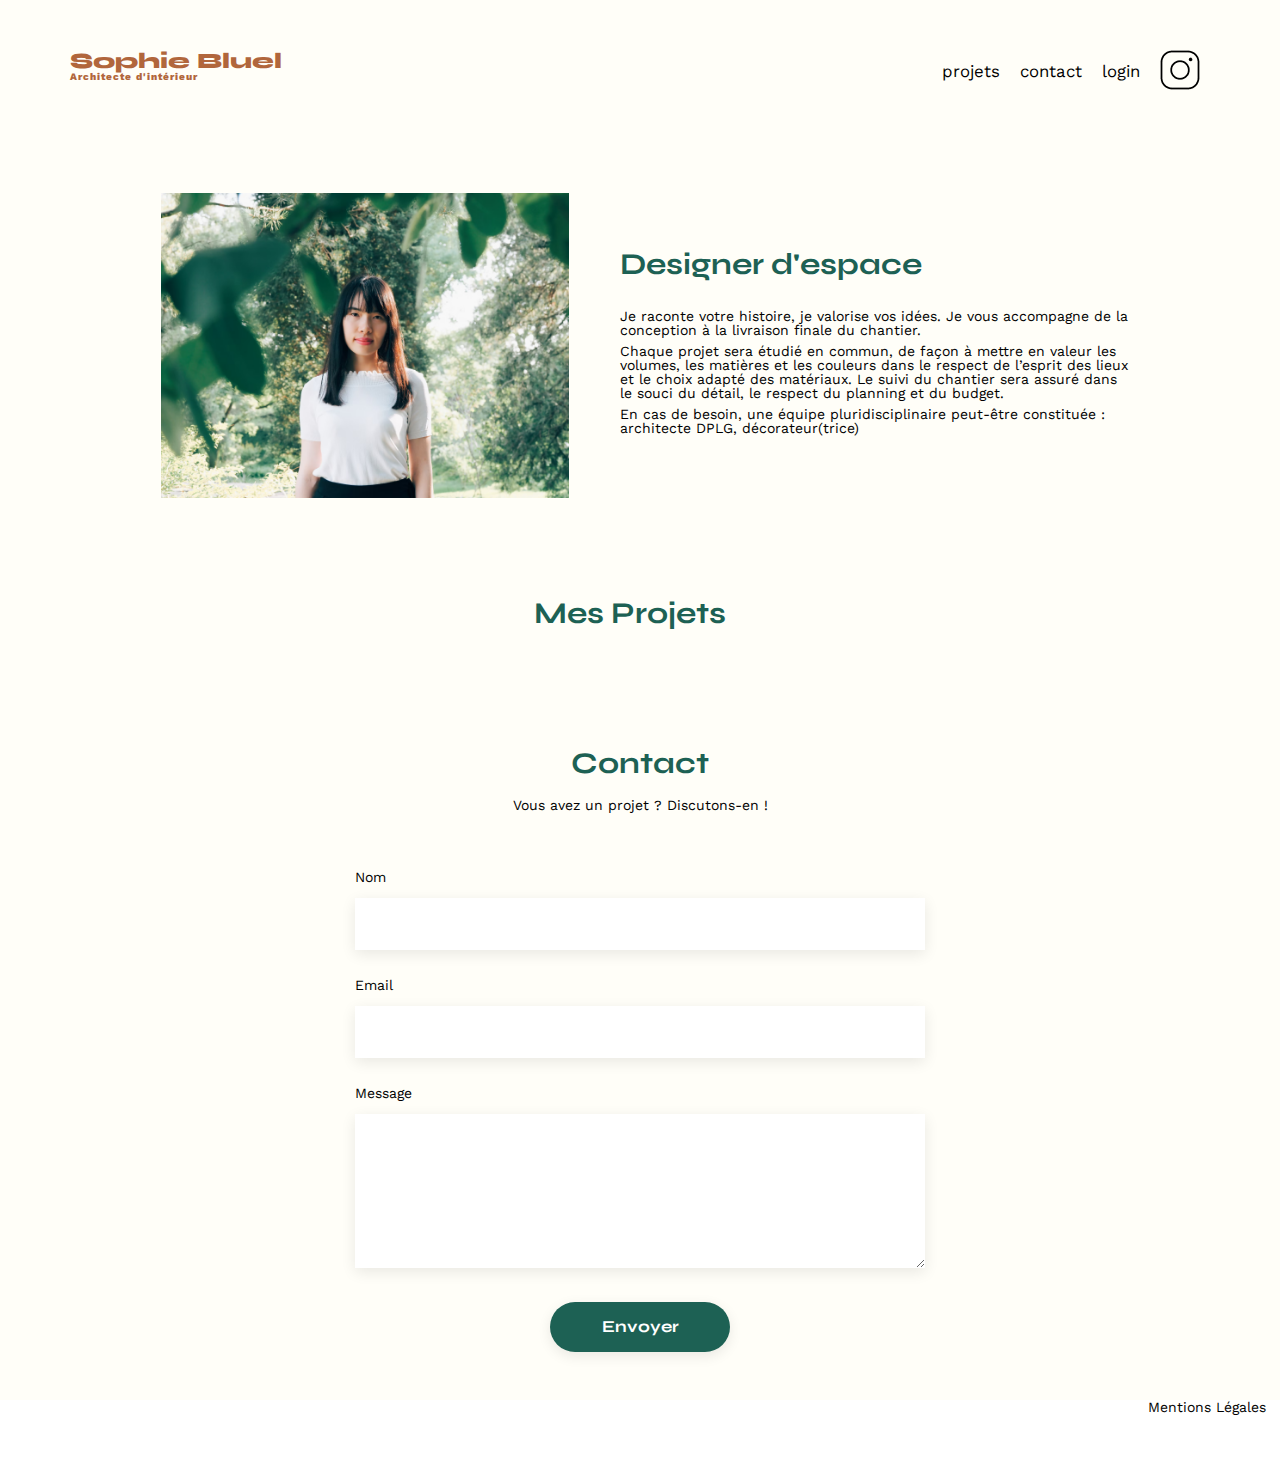
<file: FrontEnd/index.html>
<!DOCTYPE html>
<html lang="fr">
<head>
	<meta charset="UTF-8">
	<title>Sophie Bluel - Architecte d'intérieur</title>
	<meta name="viewport" content="width=device-width, initial-scale=1.0">
	<link rel="preconnect" href="https://fonts.googleapis.com">
	<link rel="preconnect" href="https://fonts.gstatic.com" crossorigin>
	<link href="https://fonts.googleapis.com/css2?family=Syne:wght@700;800&family=Work+Sans&display=swap" rel="stylesheet">
	<link rel="stylesheet" href="https://cdnjs.cloudflare.com/ajax/libs/font-awesome/6.1.0/css/all.min.css">
	<meta name="description" content="">
	<link rel="stylesheet" href="./styles/main.css">
	<script type="module" src="./scripts/script.js" defer></script>
	<script type="module" src="./scripts/cog/modalCog.js" defer></script>
	<script type="module" src="./scripts/cog/authCog.js" defer></script>
	<script type="module" src="./scripts/cog/constantsApi.js" defer></script>
</head>

<div class="EditHeader"><i class="fa-regular fa-pen-to-square"></i>Mode édition</div>

<body>

	<div id="modale" class="modal">
		<div class="modal__content">
			<div class="modal__content__btn">
				<div class="modal__content__btn__return" id="returnModalBtn"><i class="fa-solid fa-arrow-left"></i></div>
				<div class="modal__content__btn__close" id="closeModalBtn"><i class="fa-solid fa-xmark"></i></div>
			</div>
			<h3 class="modal__content__title"></h3>
			<div class="modal__content__body"></div>
			<p id="infoMessage"></p>
			<input type="submit" id="addModalBtn">
		</div>
	</div>


<header>
	<h1>Sophie Bluel <span>Architecte d'intérieur</span></h1>
	<nav class="head__nav">
		<ul class="head__nav__ul">
			<li class="head__nav__ul__li"><a href="#portfolio">projets</a></li>
			<li class="head__nav__ul__li"><a href="#contact">contact</a></li>
			<li class="head__nav__ul__li"><a href="login.html" class="loger">login</a></li>
			<li class="head__nav__ul__li"><img src="./assets/icons/instagram.png" alt="Instagram"></li>
		</ul>
	</nav>
</header>
<main>
	<section id="introduction">
		<figure>
			<img src="./assets/images/sophie-bluel.png" alt="">
		</figure>
		<article>
			<h2>Designer d'espace</h2>
			<p>Je raconte votre histoire, je valorise vos idées. Je vous accompagne de la conception à la livraison finale du chantier.</p>
			<p>Chaque projet sera étudié en commun, de façon à mettre en valeur les volumes, les matières et les couleurs dans le respect de l’esprit des lieux et le choix adapté des matériaux. Le suivi du chantier sera assuré dans le souci du détail, le respect du planning et du budget.</p>
			<p>En cas de besoin, une équipe pluridisciplinaire peut-être constituée : architecte DPLG, décorateur(trice)</p>
		</article>
	</section>
	<section id="portfolio">
		<div class="portfolio__title">
			<h2>Mes Projets</h2>
			<p class="portfolio__title__modifie" id="openModalBtn"><i class="fa-regular fa-pen-to-square"></i> Modifier</p>
		</div>
		<div class="filter__gallery">
			<!--Insertion script-->
		</div>
		<div class="gallery">
			<!--Insertion script-->
<!--
			<figure>
				<img src="assets/images/abajour-tahina.png" alt="Abajour Tahina">
				<figcaption>Abajour Tahina</figcaption>
			</figure>
-->
		</div>
	</section>
	<section id="contact">
		<h2>Contact</h2>
		<p>Vous avez un projet ? Discutons-en !</p>
		<form action="#" method="post" id="formContact">
			<label for="name">Nom</label>
			<input type="text" name="name" id="name">
			<label for="email">Email</label>
			<input type="email" name="email" id="email">
			<label for="message">Message</label>
			<textarea name="message" id="message" cols="30" rows="10"></textarea>
			<input type="submit" value="Envoyer" id="submitBtnContact">
		</form>
	</section>
</main>

<footer>
	<nav>
		<ul>
			<li>Mentions Légales</li>
		</ul>
	</nav>
</footer>

</body>
</html>
</file>
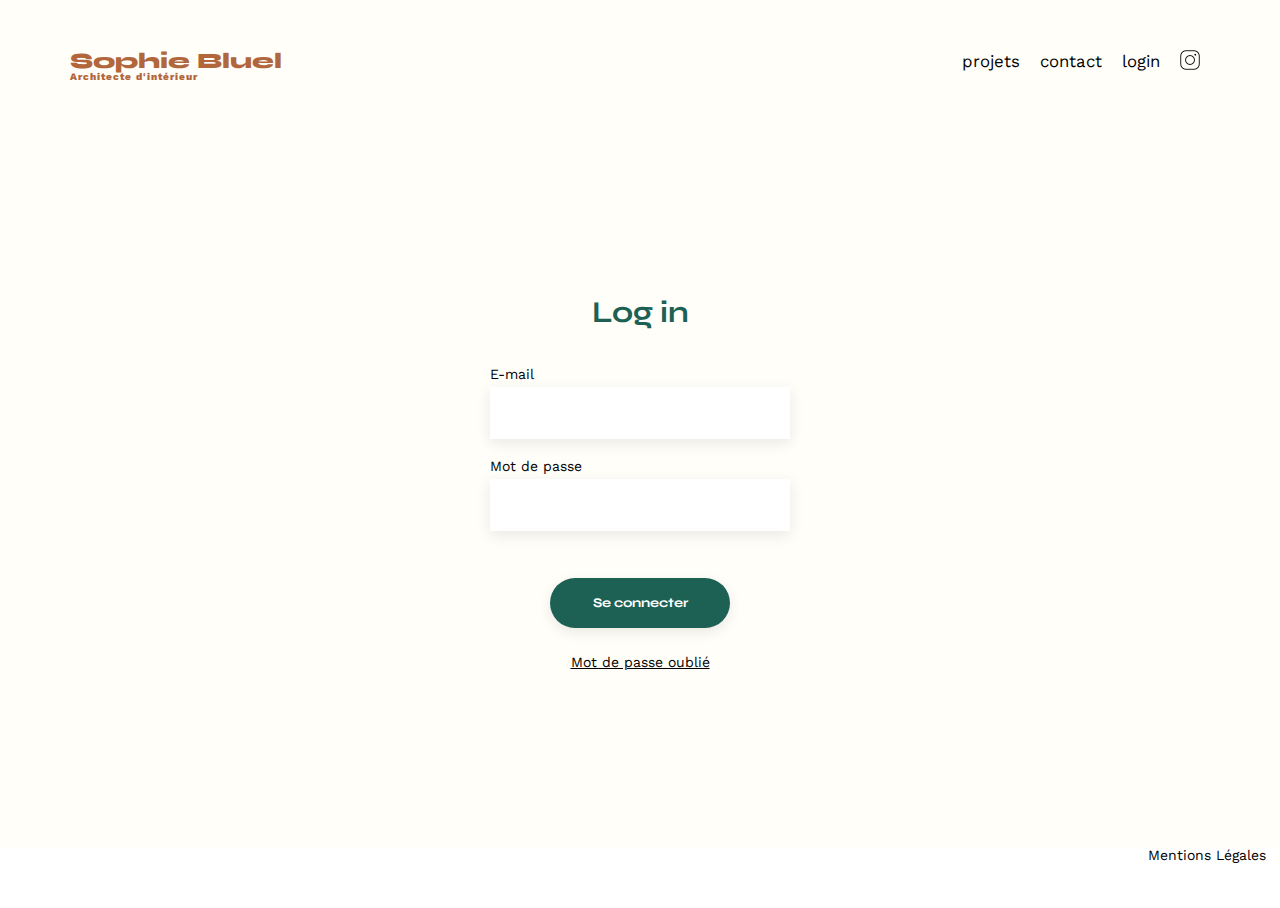
<file: FrontEnd/login.html>
<!DOCTYPE html>
<html lang="fr">
<head>
	<meta charset="UTF-8">
	<title>Sophie Bluel - Architecte d'intérieur</title>
	<meta name="viewport" content="width=device-width, initial-scale=1.0">
	<link rel="preconnect" href="https://fonts.googleapis.com">
	<link rel="preconnect" href="https://fonts.gstatic.com" crossorigin>
	<link href="https://fonts.googleapis.com/css2?family=Syne:wght@700;800&family=Work+Sans&display=swap" rel="stylesheet">
	<meta name="description" content="">
	<link rel="stylesheet" href="./styles/main.css">
	<script type="module" src="./scripts/script.js" defer></script>
	<script type="module" src="./scripts/cog/modalCog.js" defer></script>
	<script type="module" src="./scripts/cog/authCog.js" defer></script>
	<script type="module" src="./scripts/cog/constantsApi.js" defer></script>
</head>
<body>
<header>
	<h1>Sophie Bluel <span>Architecte d'intérieur</span></h1>
	<nav class="head__nav">
		<ul class="head__nav__ul">
			<li class="head__nav__ul__li"><a href="index.html#portfolio">projets</a></li>
			<li class="head__nav__ul__li"><a href="index.html#contact">contact</a></li>
			<li class="head__nav__ul__li"><a href="login.html" class="loger">login</a></li>
			<li class="head__nav__ul__li"><img src="./assets/icons/instagram.png" alt="Instagram" class="icon_insta"></li>
		</ul>
	</nav>
</header>

<main class="login__container">
	<h2>Log in</h2>
	<form class="login__form">
        <label for="mail">E-mail</label>
        <input type="email" id="mail">
        <label for="passwd">Mot de passe</label>
        <input type="password" id="passwd">
        <input type="submit" value="Se connecter" class="submit__button" id="btn__submit">
        <a href="#">Mot de passe oublié</a>
    </form>
</main>


<footer>
	<nav>
		<ul>
			<li>Mentions Légales</li>
		</ul>
	</nav>
</footer>
</body>
</html>
</file>
<file: FrontEnd/styles/main.css>
html, body, div, span, applet, object, iframe,
h1, h2, h3, h4, h5, h6, p, blockquote, pre,
a, abbr, acronym, address, big, cite, code,
del, dfn, em, img, ins, kbd, q, s, samp,
small, strike, strong, sub, sup, tt, var,
b, u, i, center,
dl, dt, dd, ol, ul, li,
fieldset, form, label, legend,
table, caption, tbody, tfoot, thead, tr, th, td,
article, aside, canvas, details, embed,
figure, figcaption, footer, header, hgroup,
menu, nav, output, ruby, section, summary,
time, mark, audio, video {
  margin: 0;
  padding: 0;
  border: 0;
  font-size: 100%;
  font: inherit;
  vertical-align: baseline;
  box-sizing: border-box;
}

article, aside, details, figcaption, figure,
footer, header, hgroup, menu, nav, section {
  display: block;
}

body {
  line-height: 1;
}

ol, ul {
  list-style: none;
}

blockquote, q {
  quotes: none;
}

blockquote:before, blockquote:after,
q:before, q:after {
  content: "";
  content: none;
}

table {
  border-collapse: collapse;
  border-spacing: 0;
}

a {
  text-decoration: none;
  color: inherit;
}

header {
  display: flex;
  max-width: 1140px;
  justify-content: space-between;
  margin: 50px auto;
  font-family: "Work Sans";
  font-size: 14px;
}
header h1 {
  display: flex;
  flex-direction: column;
  font-family: "Syne";
  font-size: 22px;
  font-weight: 800;
  color: #B1663C;
}
header h1 span {
  font-family: "Work Sans";
  font-size: 10px;
  letter-spacing: 0.1em;
}

.head__nav__ul {
  display: flex;
  align-items: center;
  list-style-type: none;
}
.head__nav__ul__li {
  padding: 0 10px;
  font-size: 1.2em;
}
.head__nav__ul__li:hover {
  color: #B1663C;
}

footer {
  bottom: 0;
  width: 100%;
  height: 60px;
  background: white;
}

footer nav ul {
  display: flex;
  justify-content: flex-end;
  margin: 1em;
}

.icon_insta {
  width: 20px;
}

.login__container {
  display: flex;
  flex-direction: column;
  justify-content: center;
  align-items: center;
  height: 78vh;
}

.login__container h2 {
  margin-bottom: 40px;
  text-align: center;
}

.login__form {
  display: flex;
  flex-direction: column;
  width: 300px;
}

.login__form a {
  text-align: center;
  text-decoration: underline;
}

.login__form label {
  margin-bottom: 6px;
}

.login__form input {
  border: none;
  height: 50px;
  margin-bottom: 20px;
  box-shadow: 0px 4px 14px rgba(0, 0, 0, 0.09);
}

input[type=submit] {
  font-family: "Syne";
  font-weight: 700;
  color: white;
  background-color: #1D6154;
  margin: 2em auto;
  width: 180px;
  text-align: center;
  border-radius: 60px;
}

.error__message {
  text-align: center;
  color: red;
}

.modal {
  display: none;
  position: fixed;
  z-index: 1;
  left: 0;
  top: 0;
  width: 100vw;
  height: 100vh;
  background-color: rgba(0, 0, 0, 0.7);
}

.modal__content {
  display: flex;
  flex-direction: column;
  background-color: #FFFEF8;
  position: relative;
  margin: auto;
  padding: 30px;
  border: 1px solid black;
  width: 630px;
  height: 690px;
}
.modal__content__btn {
  display: flex;
  position: relative;
  justify-content: space-between;
}
.modal__content__btn__return {
  position: absolute;
  left: 0px;
  width: 24px;
  height: 24px;
}
.modal__content__btn__return:hover {
  cursor: pointer;
}
.modal__content__btn__close {
  position: absolute;
  right: 0px;
  width: 24px;
  height: 24px;
}
.modal__content__btn__close:hover {
  cursor: pointer;
}
.modal__content__title {
  font-size: 26px;
  font-weight: 400;
  text-align: center;
  margin-top: 25px;
}

.modal__content__body {
  margin: 20px 50px 20px 50px;
  display: flex;
  align-items: center;
  flex-wrap: wrap;
  height: 80%;
  border-bottom: 1px solid #B3B3B3;
}
.modal__content__body figure {
  position: relative;
  flex-basis: 18%;
  margin: 2px;
}
.modal__content__body figure img {
  width: 100%;
}
.modal__content__body figure i {
  position: absolute;
  top: 6px;
  right: 6px;
  padding: 4%;
  border-radius: 2px;
  background-color: black;
  color: white;
  transition: color 0.5s;
  transition: background-color 0.5s;
}
.modal__content__body figure i:hover {
  cursor: pointer;
  color: black;
  background-color: #FFFEF8;
}
.modal__content__body form {
  width: 100%;
  text-align: left;
  display: flex;
  flex-direction: column;
}
.modal__content__body input {
  height: 50px;
  font-size: 1.2em;
  border: none;
  box-shadow: 0px 4px 14px rgba(0, 0, 0, 0.09);
}
.modal__content__body #add__category {
  padding-right: 10%;
  height: 50px;
  border: none;
  outline: none;
  box-shadow: 0px 4px 14px rgba(0, 0, 0, 0.09);
}
.modal__content__body label {
  font-size: 14px;
  font-weight: 500;
  margin: 2em 0 1em 0;
}

#add_file {
  display: none;
}

.fileLabelInput {
  display: flex;
  flex-direction: column;
  justify-content: center;
  align-items: center;
  background-color: #E8F1F6;
  height: 200px;
}
.fileLabelInput i {
  color: #B9C5CC;
  font-size: 80px;
}
.fileLabelInput p {
  font-size: 10px;
}
.fileLabelInput .jsBtnAdd {
  font-size: 14px;
  font-weight: 500;
  color: #306685;
  text-align: center;
  background-color: #CBD6DC;
  border-radius: 25px;
  padding: 10px;
  width: 174px;
  margin: 6px 0 8px 0;
}
.fileLabelInput img {
  height: 100%;
}

#addModalBtn {
  width: 237px;
  padding: 10px;
}

#js_modalConfirm {
  position: absolute;
  display: flex;
  background-color: rgba(0, 0, 0, 0.7);
  top: 0;
  left: 0;
  width: 100%;
  height: 100%;
  z-index: 4;
  margin: auto;
}
#js_modalConfirmContente {
  display: flex;
  flex-direction: column;
  justify-content: center;
  align-items: center;
  background-color: #FFFEF8;
  width: 35%;
  height: 25%;
  margin: auto;
  text-align: center;
}
#js_modalConfirmContente .js_containerBtn {
  display: flex;
  margin-top: 10px;
}
#js_modalConfirmContente .js_containerBtn p {
  font-family: "Syne";
  font-weight: 700;
  color: white;
  background-color: #1D6154;
  margin: 2em auto;
  width: 180px;
  text-align: center;
  border-radius: 60px;
  padding: 6px;
  margin: 6px;
  width: 80px;
}
#js_modalConfirmContente .js_containerBtn p:hover {
  cursor: pointer;
}

#infoMessage {
  text-align: center;
}

main {
  max-width: 1140px;
  margin: auto;
  display: flex;
  flex-direction: column;
}

body {
  margin: auto;
  font-family: "Work Sans";
  font-size: 14px;
  background: #FFFEF8;
}

section {
  margin: 50px 0;
}

h2 {
  font-family: "Syne";
  font-weight: 700;
  font-size: 30px;
  color: #1D6154;
}

/* Section #introduction */
#introduction {
  display: flex;
  align-items: center;
  padding: 0 80px 0 40px;
}
#introduction figure {
  flex: 1;
}
#introduction img {
  display: block;
  margin: auto;
  width: 80%;
}
#introduction article {
  flex: 1;
}
#introduction h2 {
  margin-bottom: 1em;
}
#introduction p {
  margin-bottom: 0.5em;
}

/* Section #portfolio */
#portfolio .portfolio__title {
  display: flex;
  flex-direction: row;
  justify-content: center;
  align-items: center;
  margin-bottom: 30px;
}
#portfolio .portfolio__title h2 {
  margin-right: 20px;
}
#portfolio .portfolio__title__modifie {
  cursor: pointer;
  display: none;
  font-size: 14px;
  font-weight: 400;
}
#portfolio .portfolio__title__modifie i {
  margin-right: 6px;
}

.gallery {
  margin-top: 40px;
  width: 100%;
  display: grid;
  grid-template-columns: 1fr 1fr 1fr;
  grid-column-gap: 20px;
  grid-row-gap: 20px;
}
.gallery img {
  width: 100%;
}

.filter__gallery {
  display: flex;
  flex-direction: row;
  justify-content: center;
}
.filter__gallery .selected {
  background-color: #1D6154;
  color: white;
}

.filter__button {
  font-size: 16px;
  line-height: 19px;
  font-weight: 700;
  font-family: "Syne";
  color: #1D6154;
  margin: 5px;
  padding: 8px 20px;
  border: solid #1D6154 1px;
  border-radius: 60px;
}

.Filter__login__modifie {
  font-size: 14px;
  font-weight: 400;
}

/* Section #Contact */
#contact {
  width: 50%;
  margin: auto;
}
#contact > * {
  text-align: center;
}
#contact h2 {
  margin-bottom: 20px;
}
#contact form {
  text-align: left;
  margin-top: 30px;
  display: flex;
  flex-direction: column;
}
#contact form #contactInfo {
  margin-top: 8px;
  text-align: center;
}
#contact input {
  height: 50px;
  font-size: 1.2em;
  border: none;
  box-shadow: 0px 4px 14px rgba(0, 0, 0, 0.09);
}
#contact input.error {
  border: 2px solid red;
}
#contact label {
  margin: 2em 0 1em 0;
}
#contact textarea {
  border: none;
  box-shadow: 0px 4px 14px rgba(0, 0, 0, 0.09);
}
#contact input[type=submit] {
  font-family: "Syne";
  font-weight: 700;
  color: white;
  background-color: #1D6154;
  margin: 2em auto;
  width: 180px;
  text-align: center;
  border-radius: 60px;
}

.EditHeader {
  position: fixed;
  display: none;
  top: 0;
  left: 0;
  height: 60px;
  width: 100%;
  background-color: black;
  color: white;
  font-size: 16px;
  font-weight: 400;
  justify-content: center;
  align-items: center;
}
.EditHeader i {
  margin-right: 10px;
}/*# sourceMappingURL=main.css.map */
</file>
